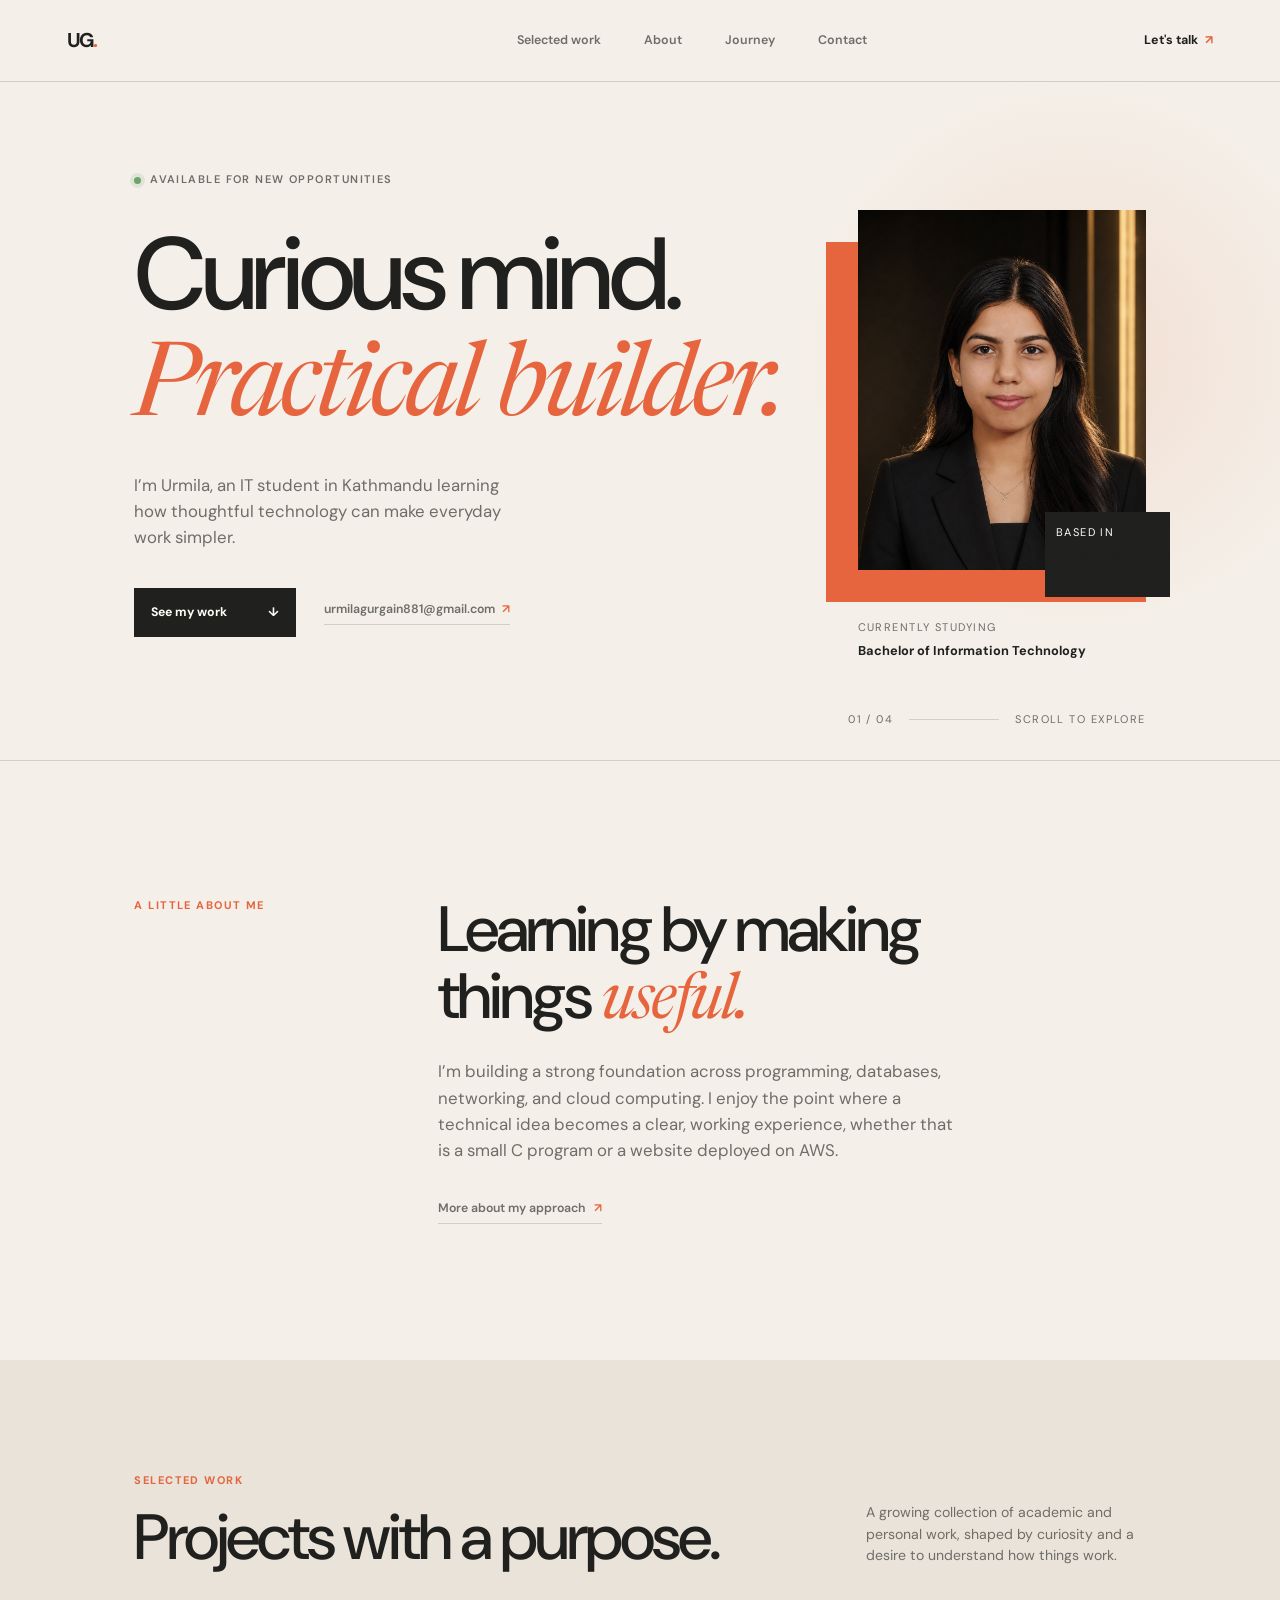
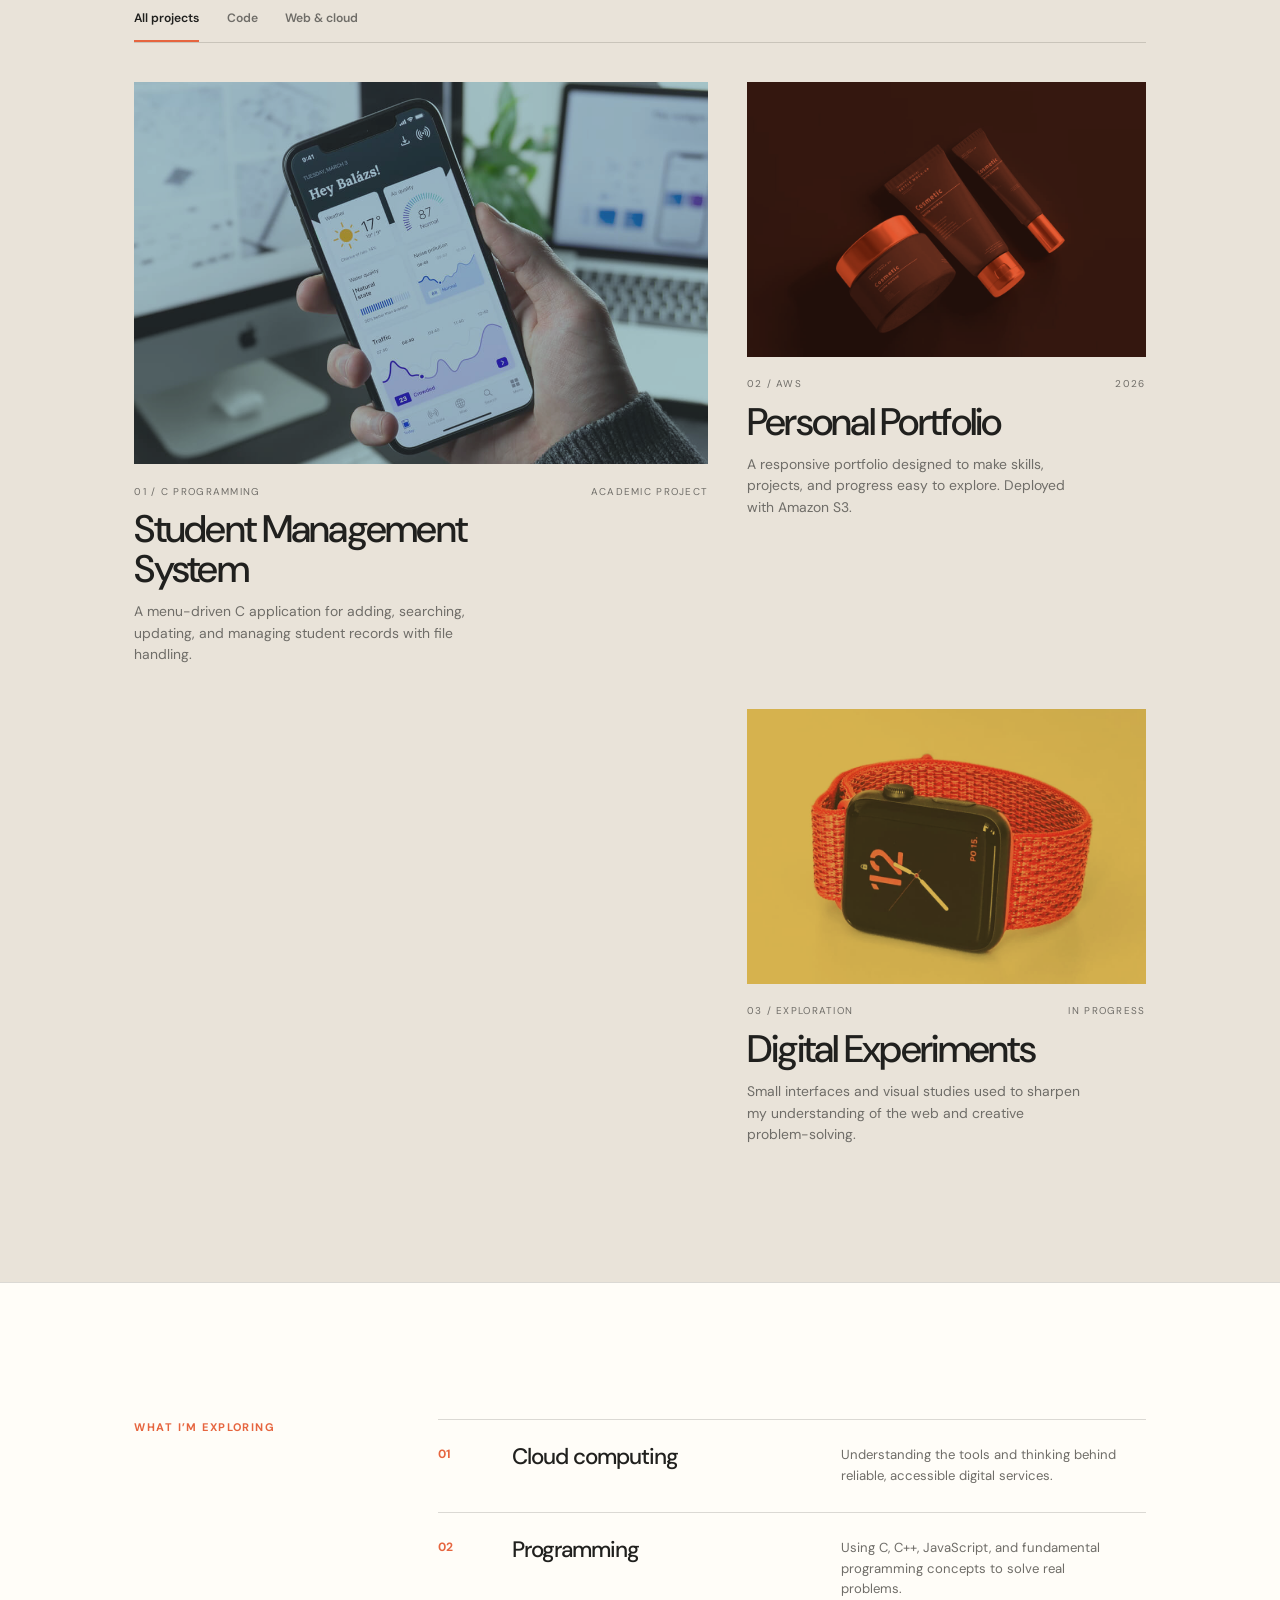
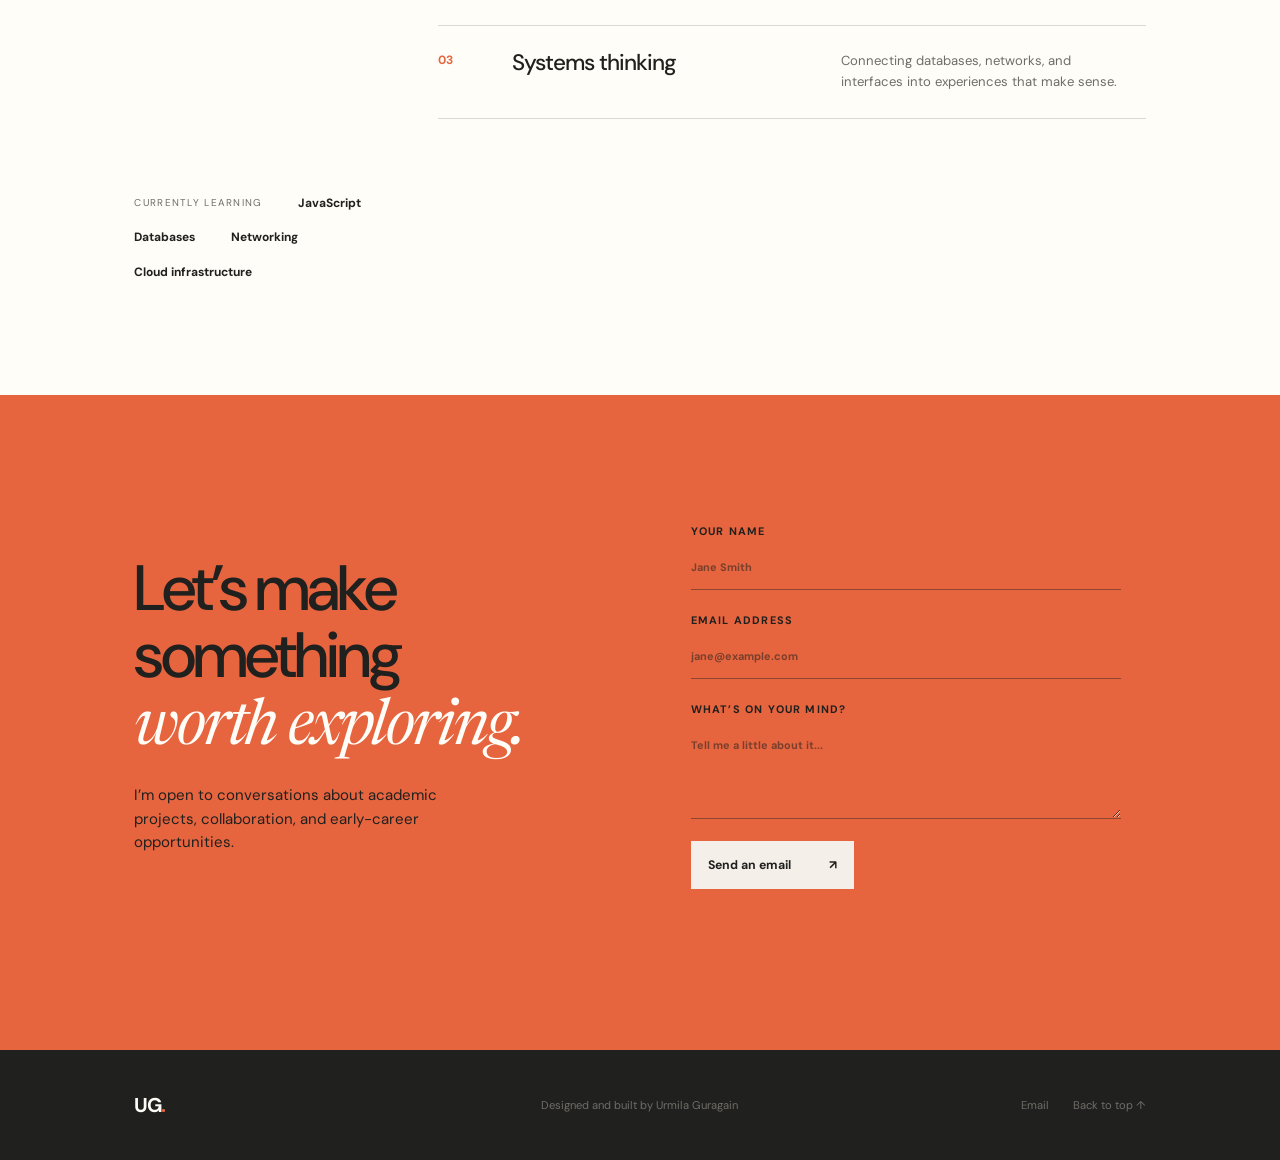
<file: iPortfolio-1.0.0/redesigned-portfolio/index.html>
<!doctype html>
<html lang="en">
<head>
  <meta charset="utf-8">
  <meta name="viewport" content="width=device-width, initial-scale=1">
  <meta name="description" content="The portfolio of Urmila Guragain, an IT student exploring cloud computing and practical digital solutions.">
  <title>Urmila Guragain | IT student & cloud enthusiast</title>
  <link rel="preconnect" href="https://fonts.googleapis.com">
  <link rel="preconnect" href="https://fonts.gstatic.com" crossorigin>
  <link href="https://fonts.googleapis.com/css2?family=DM+Sans:wght@400;500;600;700&family=Newsreader:opsz,wght@6..72,400;6..72,500;6..72,600&display=swap" rel="stylesheet">
  <link rel="stylesheet" href="style.css">
  <script src="script.js" defer></script>
</head>
<body>
  <header class="site-header" id="top">
    <a class="wordmark" href="#top" aria-label="Urmila Guragain home">UG<span>.</span></a>
    <nav class="desktop-nav" aria-label="Primary navigation">
      <a class="active" href="#work">Selected work</a>
      <a href="#about">About</a>
      <a href="#journey">Journey</a>
      <a href="#contact">Contact</a>
    </nav>
    <a class="header-link" href="mailto:urmilagurgain881@gmail.com">Let's talk <span aria-hidden="true">↗</span></a>
    <button class="menu-toggle" type="button" aria-expanded="false" aria-controls="mobile-nav" aria-label="Open navigation"><span></span><span></span></button>
    <nav class="mobile-nav" id="mobile-nav" aria-label="Mobile navigation">
      <a href="#work">Selected work</a>
      <a href="#about">About</a>
      <a href="#journey">Journey</a>
      <a href="#contact">Contact</a>
    </nav>
  </header>

  <main>
    <section class="hero section-pad" id="home">
      <div class="hero-copy reveal">
        <p class="eyebrow"><span class="status-dot"></span> Available for new opportunities</p>
        <h1>Curious mind.<br><em>Practical builder.</em></h1>
        <p class="hero-intro">I’m Urmila, an IT student in Kathmandu learning how thoughtful technology can make everyday work simpler.</p>
        <div class="hero-actions">
          <a class="button button-dark" href="#work">See my work <span aria-hidden="true">↓</span></a>
          <a class="text-link" href="mailto:urmilagurgain881@gmail.com">urmilagurgain881@gmail.com <span aria-hidden="true">↗</span></a>
        </div>
      </div>
      <div class="hero-aside reveal reveal-delay">
        <div class="portrait-frame">
          <img src="../assets/img/urmila.jpg.png" alt="Urmila Guragain">
          <span class="portrait-note">Based in<br><strong>Kathmandu, Nepal</strong></span>
        </div>
        <p class="side-note">Currently studying<br><strong>Bachelor of Information Technology</strong></p>
      </div>
      <div class="hero-foot reveal"><span>01 / 04</span><span class="line"></span><span>Scroll to explore</span></div>
    </section>

    <section class="intro section-pad" id="about">
      <div class="section-label reveal">A little about me</div>
      <div class="intro-content reveal reveal-delay">
        <h2>Learning by making things <em>useful.</em></h2>
        <p>I’m building a strong foundation across programming, databases, networking, and cloud computing. I enjoy the point where a technical idea becomes a clear, working experience, whether that is a small C program or a website deployed on AWS.</p>
        <a class="text-link" href="#contact">More about my approach <span aria-hidden="true">↗</span></a>
      </div>
    </section>

    <section class="work section-pad" id="work">
      <div class="section-heading reveal">
        <div><div class="section-label">Selected work</div><h2>Projects with a purpose.</h2></div>
        <p>A growing collection of academic and personal work, shaped by curiosity and a desire to understand how things work.</p>
      </div>
      <div class="filter-bar reveal" role="group" aria-label="Filter projects">
        <button class="filter active" type="button" data-filter="all">All projects</button>
        <button class="filter" type="button" data-filter="code">Code</button>
        <button class="filter" type="button" data-filter="web">Web & cloud</button>
      </div>
      <div class="project-grid">
        <article class="project-card project-large reveal" data-category="code">
          <div class="project-image image-blue"><img src="../assets/img/portfolio/app-1.jpg" alt="Student management system project preview"></div>
          <div class="project-meta"><span>01 / C programming</span><span>Academic project</span></div>
          <h3>Student Management<br>System</h3>
          <p>A menu-driven C application for adding, searching, updating, and managing student records with file handling.</p>
        </article>
        <article class="project-card reveal reveal-delay" data-category="web">
          <div class="project-image image-coral"><img src="../assets/img/portfolio/branding-1.jpg" alt="Portfolio website project preview"></div>
          <div class="project-meta"><span>02 / AWS</span><span>2026</span></div>
          <h3>Personal Portfolio</h3>
          <p>A responsive portfolio designed to make skills, projects, and progress easy to explore. Deployed with Amazon S3.</p>
        </article>
        <article class="project-card reveal" data-category="web">
          <div class="project-image image-yellow"><img src="../assets/img/portfolio/product-1.jpg" alt="Web design project preview"></div>
          <div class="project-meta"><span>03 / Exploration</span><span>In progress</span></div>
          <h3>Digital Experiments</h3>
          <p>Small interfaces and visual studies used to sharpen my understanding of the web and creative problem-solving.</p>
        </article>
      </div>
    </section>

    <section class="capabilities section-pad" id="journey">
      <div class="section-label reveal">What I’m exploring</div>
      <div class="capability-list">
        <div class="capability reveal"><span>01</span><h3>Cloud computing</h3><p>Understanding the tools and thinking behind reliable, accessible digital services.</p></div>
        <div class="capability reveal"><span>02</span><h3>Programming</h3><p>Using C, C++, JavaScript, and fundamental programming concepts to solve real problems.</p></div>
        <div class="capability reveal"><span>03</span><h3>Systems thinking</h3><p>Connecting databases, networks, and interfaces into experiences that make sense.</p></div>
      </div>
      <div class="skill-strip reveal"><span>Currently learning</span><strong>JavaScript</strong><strong>Databases</strong><strong>Networking</strong><strong>Cloud infrastructure</strong></div>
    </section>

    <section class="contact section-pad" id="contact">
      <div class="contact-copy reveal"><div class="section-label">Have a question?</div><h2>Let’s make something<br><em>worth exploring.</em></h2><p>I’m open to conversations about academic projects, collaboration, and early-career opportunities.</p></div>
      <form class="contact-form reveal reveal-delay" id="contact-form">
        <label for="name">Your name<input id="name" name="name" type="text" placeholder="Jane Smith" required></label>
        <label for="email">Email address<input id="email" name="email" type="email" placeholder="jane@example.com" required></label>
        <label for="message">What’s on your mind?<textarea id="message" name="message" rows="4" placeholder="Tell me a little about it..." required></textarea></label>
        <button class="button button-light" type="submit">Send an email <span aria-hidden="true">↗</span></button>
        <p class="form-note" id="form-note" aria-live="polite"></p>
      </form>
    </section>
  </main>

  <footer class="site-footer section-pad"><a class="wordmark" href="#top">UG<span>.</span></a><p>Designed and built by Urmila Guragain</p><div><a href="mailto:urmilagurgain881@gmail.com">Email</a><a href="#top">Back to top ↑</a></div></footer>
</body>
</html>
</file>
<file: iPortfolio-1.0.0/redesigned-portfolio/style.css>
:root {
  --ink: #20201e;
  --muted: #6f6d68;
  --paper: #f4f0e9;
  --paper-deep: #e9e3d9;
  --white: #fffdf8;
  --line: rgba(32, 32, 30, .16);
  --orange: #e6653f;
  --blue: #a5c4c8;
  --yellow: #e4bd52;
  --sans: "DM Sans", sans-serif;
  --serif: "Newsreader", Georgia, serif;
}

* { box-sizing: border-box; }
html { scroll-behavior: smooth; }
body { margin: 0; color: var(--ink); background: var(--paper); font-family: var(--sans); font-size: 16px; line-height: 1.55; }
a { color: inherit; text-decoration: none; }
button, input, textarea { font: inherit; }
button { cursor: pointer; }
.site-header { position: fixed; z-index: 10; top: 0; left: 0; right: 0; display: flex; align-items: center; justify-content: space-between; height: 82px; padding: 0 5.2vw; border-bottom: 1px solid var(--line); background: rgba(244, 240, 233, .9); backdrop-filter: blur(14px); }
.wordmark { font-size: 1.25rem; font-weight: 700; letter-spacing: -.08em; }
.wordmark span { color: var(--orange); }
.desktop-nav { display: flex; gap: 2.7rem; margin-left: 9rem; font-size: .78rem; font-weight: 600; }
.desktop-nav a, .header-link, .site-footer a { transition: color .2s ease; }
.desktop-nav a { color: var(--muted); }
.desktop-nav a:hover, .desktop-nav a.active, .header-link:hover, .site-footer a:hover { color: var(--orange); }
.header-link { font-size: .78rem; font-weight: 700; }
.header-link span, .text-link span { color: var(--orange); margin-left: .3rem; }
.menu-toggle, .mobile-nav { display: none; }
.section-pad { padding-left: 10.5vw; padding-right: 10.5vw; }
.hero { position: relative; display: grid; grid-template-columns: minmax(0, 1fr) minmax(270px, 35%); align-items: center; min-height: 760px; padding-top: 7rem; overflow: hidden; background: radial-gradient(circle at 84% 47%, rgba(230, 101, 63, .13), transparent 25%), var(--paper); }
.hero-copy { padding-bottom: 4rem; }
.eyebrow, .section-label, .project-meta, .skill-strip, .hero-foot, .side-note, .portrait-note { font-size: .69rem; letter-spacing: .13em; text-transform: uppercase; }
.eyebrow { display: flex; align-items: center; gap: .55rem; margin: 0 0 2rem; color: var(--muted); font-weight: 600; }
.status-dot { width: 7px; height: 7px; border-radius: 50%; background: #6fa36c; box-shadow: 0 0 0 4px rgba(111, 163, 108, .15); }
h1, h2, h3, p { margin-top: 0; }
h1, h2, h3 { font-weight: 500; line-height: 1.04; letter-spacing: -.045em; }
h1 { max-width: 800px; margin-bottom: 1.7rem; font-size: clamp(4rem, 8vw, 8.6rem); }
h1 em, h2 em { color: var(--orange); font-family: var(--serif); font-weight: 400; letter-spacing: -.04em; }
.hero-intro { max-width: 390px; margin-bottom: 2.4rem; color: var(--muted); font-size: 1.05rem; }
.hero-actions { display: flex; align-items: center; gap: 1.7rem; }
.button { display: inline-flex; align-items: center; justify-content: space-between; gap: 2.4rem; min-width: 162px; padding: .85rem 1rem; border: 1px solid transparent; font-size: .77rem; font-weight: 700; transition: transform .2s ease, background .2s ease; }
.button:hover { transform: translateY(-3px); }
.button-dark { color: var(--white); background: var(--ink); }
.button-light { color: var(--ink); background: var(--paper); }
.text-link { display: inline-block; border-bottom: 1px solid var(--line); padding-bottom: .35rem; color: var(--muted); font-size: .77rem; font-weight: 600; }
.text-link:hover { color: var(--ink); border-color: var(--orange); }
.hero-aside { justify-self: end; width: min(100%, 320px); }
.portrait-frame { position: relative; padding: 0 0 2rem 2rem; }
.portrait-frame::before { position: absolute; content: ""; z-index: 0; inset: 2rem 0 0 0; background: var(--orange); }
.portrait-frame img { position: relative; z-index: 1; display: block; width: 100%; aspect-ratio: 4 / 5; object-fit: cover; object-position: center top; filter: saturate(.8); }
.portrait-note { position: absolute; z-index: 2; right: -1.5rem; bottom: .35rem; width: 125px; padding: .7rem; color: var(--white); background: var(--ink); line-height: 1.7; }
.portrait-note strong, .side-note strong { display: block; color: var(--ink); letter-spacing: 0; text-transform: none; font-size: .8rem; }
.side-note { margin: 1rem 0 0 2rem; color: var(--muted); line-height: 1.7; }
.side-note strong { margin-top: .2rem; }
.hero-foot { position: absolute; right: 10.5vw; bottom: 2rem; display: flex; align-items: center; gap: 1rem; color: var(--muted); }
.hero-foot .line { display: block; width: 90px; height: 1px; background: var(--line); }
.intro, .capabilities { display: grid; grid-template-columns: 25% minmax(0, 620px); gap: 5%; padding-top: 8.5rem; padding-bottom: 8.5rem; border-top: 1px solid var(--line); }
.section-label { color: var(--orange); font-weight: 700; }
h2 { font-size: clamp(2.6rem, 5vw, 5rem); }
.intro h2 { max-width: 570px; margin-bottom: 1.4rem; }
.intro-content p { max-width: 520px; margin-bottom: 2rem; color: var(--muted); font-size: 1.05rem; }
.work { padding-top: 7rem; padding-bottom: 8.5rem; background: var(--paper-deep); }
.section-heading { display: flex; justify-content: space-between; align-items: end; gap: 3rem; margin-bottom: 2.3rem; }
.section-heading h2 { margin: 1rem 0 0; }
.section-heading > p { max-width: 280px; margin: 0 0 .3rem; color: var(--muted); font-size: .88rem; }
.filter-bar { display: flex; gap: 1.7rem; margin-bottom: 2.4rem; border-bottom: 1px solid var(--line); }
.filter { padding: 0 0 .8rem; color: var(--muted); background: none; border: 0; border-bottom: 2px solid transparent; font-size: .76rem; font-weight: 600; }
.filter.active, .filter:hover { color: var(--ink); border-color: var(--orange); }
.project-grid { display: grid; grid-template-columns: 1.18fr .82fr; gap: 4.7rem 2.4rem; align-items: start; }
.project-card { transition: opacity .25s ease, transform .25s ease; }
.project-card.hidden { display: none; }
.project-card:nth-child(3) { grid-column: 2; margin-top: -2rem; }
.project-image { overflow: hidden; margin-bottom: 1.2rem; }
.project-image img { display: block; width: 100%; height: 100%; aspect-ratio: 1.45; object-fit: cover; mix-blend-mode: multiply; opacity: .86; transition: transform .5s ease; }
.project-large .project-image img { aspect-ratio: 1.5; }
.project-card:hover .project-image img { transform: scale(1.04); }
.image-blue { background: var(--blue); }.image-coral { background: var(--orange); }.image-yellow { background: var(--yellow); }
.project-meta { display: flex; justify-content: space-between; margin-bottom: .7rem; color: var(--muted); font-size: .62rem; }
.project-card h3 { margin-bottom: .7rem; font-size: clamp(1.6rem, 3vw, 2.6rem); }
.project-card p { max-width: 340px; margin: 0; color: var(--muted); font-size: .87rem; }
.capabilities { grid-template-columns: 25% 1fr; background: var(--white); }
.capability-list { border-top: 1px solid var(--line); }
.capability { display: grid; grid-template-columns: 50px 1fr 1fr; gap: 1.5rem; align-items: start; padding: 1.6rem 0; border-bottom: 1px solid var(--line); }
.capability span { color: var(--orange); font-size: .75rem; font-weight: 700; }.capability h3 { margin: 0; font-size: 1.4rem; }.capability p { max-width: 280px; margin: 0; color: var(--muted); font-size: .82rem; }
.skill-strip { display: flex; flex-wrap: wrap; gap: 1rem 2.2rem; align-items: center; margin-top: 3.3rem; color: var(--muted); font-size: .62rem; }.skill-strip strong { color: var(--ink); font-size: .75rem; letter-spacing: 0; text-transform: none; }
.contact { display: grid; grid-template-columns: 1fr 1fr; gap: 10%; padding-top: 8rem; padding-bottom: 8rem; background: var(--orange); }.contact h2 { margin: 1rem 0 1.4rem; }.contact h2 em { color: var(--white); }.contact-copy p { max-width: 340px; font-size: .94rem; }.contact-form { max-width: 430px; }.contact-form label { display: block; margin-bottom: 1.4rem; font-size: .68rem; font-weight: 700; letter-spacing: .11em; text-transform: uppercase; }.contact-form input, .contact-form textarea { display: block; width: 100%; margin-top: .4rem; padding: .8rem 0; color: var(--ink); background: transparent; border: 0; border-bottom: 1px solid rgba(32, 32, 30, .45); outline: 0; resize: vertical; }.contact-form input::placeholder, .contact-form textarea::placeholder { color: rgba(32, 32, 30, .55); }.contact-form input:focus, .contact-form textarea:focus { border-color: var(--ink); }.form-note { min-height: 1.5em; margin: .9rem 0 0; font-size: .78rem; }.site-footer { display: grid; grid-template-columns: 1fr 1fr 1fr; align-items: center; min-height: 110px; color: var(--muted); background: var(--ink); }.site-footer .wordmark { color: var(--white); }.site-footer p { margin: 0; text-align: center; font-size: .7rem; }.site-footer > div { display: flex; justify-content: end; gap: 1.5rem; font-size: .7rem; }
.reveal { opacity: 0; transform: translateY(22px); transition: opacity .7s ease, transform .7s ease; }.reveal.is-visible { opacity: 1; transform: translateY(0); }.reveal-delay { transition-delay: .13s; }
@media (max-width: 800px) { .site-header { height: 68px; padding: 0 6vw; }.desktop-nav, .header-link { display: none; }.menu-toggle { display: flex; flex-direction: column; justify-content: center; gap: 6px; width: 34px; height: 34px; padding: 0; background: none; border: 0; }.menu-toggle span { display: block; width: 24px; height: 1px; background: var(--ink); transition: transform .2s ease; }.menu-toggle[aria-expanded="true"] span:first-child { transform: translateY(3.5px) rotate(45deg); }.menu-toggle[aria-expanded="true"] span:last-child { transform: translateY(-3.5px) rotate(-45deg); }.mobile-nav { position: absolute; top: 68px; left: 0; right: 0; display: grid; gap: 1rem; padding: 1.5rem 6vw 1.8rem; background: var(--paper); border-bottom: 1px solid var(--line); transform: translateY(-140%); transition: transform .3s ease; }.mobile-nav.open { transform: translateY(0); }.mobile-nav a { font-size: 1.05rem; }.section-pad { padding-left: 6vw; padding-right: 6vw; }.hero { display: block; min-height: auto; padding-top: 9.5rem; padding-bottom: 5rem; }.hero-copy { padding-bottom: 3.5rem; }.hero-aside { width: 75%; margin-left: auto; }.hero-foot { position: static; justify-content: start; margin-top: 3rem; }.intro, .capabilities { display: block; padding-top: 5.5rem; padding-bottom: 5.5rem; }.intro .section-label, .capabilities .section-label { margin-bottom: 3rem; }.section-heading { display: block; }.section-heading > p { margin-top: 1.5rem; }.work { padding-top: 5.5rem; padding-bottom: 5.5rem; }.project-grid { display: block; }.project-card { margin-bottom: 3.8rem; }.project-card:nth-child(3) { margin-top: 0; }.capability { grid-template-columns: 35px 1fr; gap: 1rem; }.capability p { grid-column: 2; }.skill-strip { gap: 1rem 1.4rem; }.contact { display: block; padding-top: 5.5rem; padding-bottom: 5.5rem; }.contact-form { margin-top: 3rem; }.site-footer { grid-template-columns: 1fr 1fr; gap: 1rem; padding-top: 2rem; padding-bottom: 2rem; }.site-footer p { grid-column: 1 / -1; grid-row: 2; text-align: left; }.site-footer > div { justify-content: end; } }
@media (max-width: 420px) { h1 { font-size: 3.7rem; }.hero-actions { align-items: start; flex-direction: column; gap: 1.3rem; }.portrait-frame { padding-left: 1rem; }.portrait-note { right: -.7rem; }.site-footer > div { gap: .8rem; } }
@media (prefers-reduced-motion: reduce) { html { scroll-behavior: auto; }.reveal { opacity: 1; transform: none; transition: none; }.project-image img, .button { transition: none; } }
</file>
